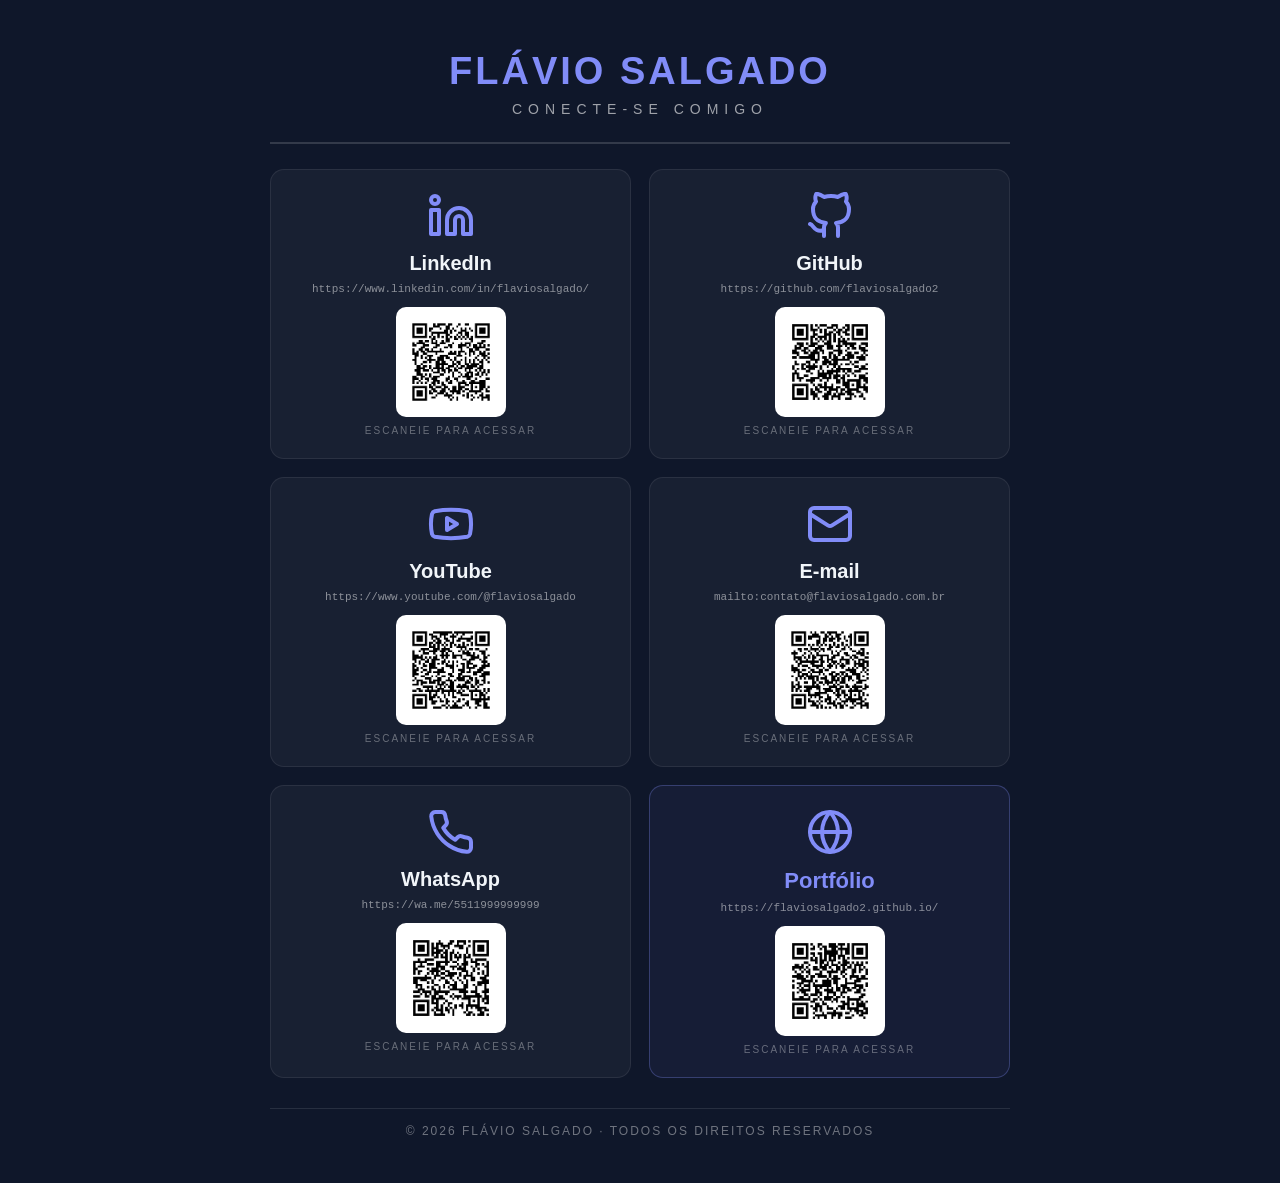
<file: pdf/contato.html>
<!DOCTYPE html>
<html lang="pt-BR">
<head>
<meta charset="UTF-8">
<style>
@page { size: A4; margin: 0; }
* { margin: 0; padding: 0; box-sizing: border-box; }
body {
    font-family: 'Helvetica Neue', Helvetica, Arial, sans-serif;
    background: #0f172a;
    color: #ffffff;
    padding: 30px;
}
.container { width: 100%; max-width: 740px; margin: 0 auto; }
.header {
    text-align: center; padding: 20px 0 25px 0;
    border-bottom: 2px solid rgba(255,255,255,0.15); margin-bottom: 25px;
}
.header h1 {
    font-size: 38px; font-weight: 700; letter-spacing: 3px; margin-bottom: 8px;
    color: #818cf8;
}
.header .subtitle {
    font-size: 14px; color: rgba(255,255,255,0.6); font-weight: 400;
    letter-spacing: 6px; text-transform: uppercase;
}
.grid {
    display: grid; grid-template-columns: 1fr 1fr; gap: 18px;
}
.card {
    background: rgba(255,255,255,0.04);
    border: 1px solid rgba(255,255,255,0.08);
    border-radius: 14px; padding: 22px 18px;
    text-align: center;
}
.card-icon {
    width: 48px; height: 48px; margin: 0 auto 12px auto;
    color: #818cf8; display: block;
}
.card-icon svg { width: 100%; height: 100%; }
.card-title { font-size: 20px; font-weight: 600; margin-bottom: 8px; color: #f1f5f9; }
.card-url {
    font-size: 11px; color: rgba(255,255,255,0.5); word-break: break-all;
    margin-bottom: 12px; font-family: 'Courier New', monospace;
}
.qr-code {
    width: 110px; height: 110px; margin: 0 auto;
    background: white; padding: 8px; border-radius: 10px;
}
.qr-code img { width: 100%; height: 100%; object-fit: contain; display: block; }
.scan-text {
    font-size: 10px; color: rgba(255,255,255,0.35); margin-top: 8px;
    text-transform: uppercase; letter-spacing: 2px;
}
.footer {
    text-align: center; margin-top: 30px; padding: 15px;
    border-top: 1px solid rgba(255,255,255,0.1);
}
.footer p { color: rgba(255,255,255,0.4); font-size: 12px; letter-spacing: 2px; }
.portfolio-card {
    border: 1px solid rgba(129,140,248,0.3);
    background: rgba(129,140,248,0.06);
}
.portfolio-card .card-title { color: #818cf8; font-size: 22px; }
.portfolio-card .card-icon { color: #818cf8; }
</style>
</head>
<body>
<div class="container">
<div class="header">
<h1>FLÁVIO SALGADO</h1>
<div class="subtitle">Conecte-se Comigo</div>
</div>
<div class="grid">
<div class="card">
<div class="card-icon"><svg xmlns="http://www.w3.org/2000/svg" width="48" height="48" viewBox="0 0 24 24" fill="none" stroke="currentColor" stroke-width="2" stroke-linecap="round" stroke-linejoin="round"><path d="M16 8a6 6 0 0 1 6 6v7h-4v-7a2 2 0 0 0-2-2 2 2 0 0 0-2 2v7h-4v-7a6 6 0 0 1 6-6z"/><rect x="2" y="9" width="4" height="12"/><circle cx="4" cy="4" r="2"/></svg></div>
<div class="card-title">LinkedIn</div>
<div class="card-url">https://www.linkedin.com/in/flaviosalgado/</div>
<div class="qr-code"><img src="[data-uri]" alt="QR Code LinkedIn"></div>
<div class="scan-text">Escaneie para acessar</div>
</div>
<div class="card">
<div class="card-icon"><svg xmlns="http://www.w3.org/2000/svg" width="48" height="48" viewBox="0 0 24 24" fill="none" stroke="currentColor" stroke-width="2" stroke-linecap="round" stroke-linejoin="round"><path d="M9 19c-5 1.5-5-2.5-7-3m14 6v-3.87a3.37 3.37 0 0 0-.94-2.61c3.14-.35 6.44-1.54 6.44-7A5.44 5.44 0 0 0 20 4.77 5.07 5.07 0 0 0 19.91 1S18.73.65 16 2.48a13.38 13.38 0 0 0-7 0C6.27.65 5.09 1 5.09 1A5.07 5.07 0 0 0 5 4.77a5.44 5.44 0 0 0-1.5 3.78c0 5.42 3.3 6.61 6.44 7A3.37 3.37 0 0 0 9 18.13V22"/></svg></div>
<div class="card-title">GitHub</div>
<div class="card-url">https://github.com/flaviosalgado2</div>
<div class="qr-code"><img src="[data-uri]" alt="QR Code GitHub"></div>
<div class="scan-text">Escaneie para acessar</div>
</div>
<div class="card">
<div class="card-icon"><svg xmlns="http://www.w3.org/2000/svg" width="48" height="48" viewBox="0 0 24 24" fill="none" stroke="currentColor" stroke-width="2" stroke-linecap="round" stroke-linejoin="round"><path d="M2.5 17a24.12 24.12 0 0 1 0-10 2 2 0 0 1 1.4-1.4 49.56 49.56 0 0 1 16.2 0A2 2 0 0 1 21.5 7a24.12 24.12 0 0 1 0 10 2 2 0 0 1-1.4 1.4 49.55 49.55 0 0 1-16.2 0A2 2 0 0 1 2.5 17"/><path d="m10 15 5-3-5-3z"/></svg></div>
<div class="card-title">YouTube</div>
<div class="card-url">https://www.youtube.com/@flaviosalgado</div>
<div class="qr-code"><img src="[data-uri]" alt="QR Code YouTube"></div>
<div class="scan-text">Escaneie para acessar</div>
</div>
<div class="card">
<div class="card-icon"><svg xmlns="http://www.w3.org/2000/svg" width="48" height="48" viewBox="0 0 24 24" fill="none" stroke="currentColor" stroke-width="2" stroke-linecap="round" stroke-linejoin="round"><rect width="20" height="16" x="2" y="4" rx="2"/><path d="m22 7-8.97 5.7a1.94 1.94 0 0 1-2.06 0L2 7"/></svg></div>
<div class="card-title">E-mail</div>
<div class="card-url">mailto:contato@flaviosalgado.com.br</div>
<div class="qr-code"><img src="[data-uri]" alt="QR Code E-mail"></div>
<div class="scan-text">Escaneie para acessar</div>
</div>
<div class="card">
<div class="card-icon"><svg xmlns="http://www.w3.org/2000/svg" width="48" height="48" viewBox="0 0 24 24" fill="none" stroke="currentColor" stroke-width="2" stroke-linecap="round" stroke-linejoin="round"><path d="M22 16.92v3a2 2 0 0 1-2.18 2 19.79 19.79 0 0 1-8.63-3.07 19.5 19.5 0 0 1-6-6 19.79 19.79 0 0 1-3.07-8.67A2 2 0 0 1 4.11 2h3a2 2 0 0 1 2 1.72 12.84 12.84 0 0 0 .7 2.81 2 2 0 0 1-.45 2.11L8.09 9.91a16 16 0 0 0 6 6l1.27-1.27a2 2 0 0 1 2.11-.45 12.84 12.84 0 0 0 2.81.7A2 2 0 0 1 22 16.92z"/></svg></div>
<div class="card-title">WhatsApp</div>
<div class="card-url">https://wa.me/5511999999999</div>
<div class="qr-code"><img src="[data-uri]" alt="QR Code WhatsApp"></div>
<div class="scan-text">Escaneie para acessar</div>
</div>
<div class="card portfolio-card">
<div class="card-icon"><svg xmlns="http://www.w3.org/2000/svg" width="48" height="48" viewBox="0 0 24 24" fill="none" stroke="currentColor" stroke-width="2" stroke-linecap="round" stroke-linejoin="round"><circle cx="12" cy="12" r="10"/><line x1="2" x2="22" y1="12" y2="12"/><path d="M12 2a15.3 15.3 0 0 1 4 10 15.3 15.3 0 0 1-4 10 15.3 15.3 0 0 1-4-10 15.3 15.3 0 0 1 4-10z"/></svg></div>
<div class="card-title">Portfólio</div>
<div class="card-url">https://flaviosalgado2.github.io/</div>
<div class="qr-code"><img src="[data-uri]" alt="QR Code Portfólio"></div>
<div class="scan-text">Escaneie para acessar</div>
</div>
</div>
<div class="footer"><p>© 2026 FLÁVIO SALGADO · TODOS OS DIREITOS RESERVADOS</p></div>
</div>
</body>
</html>
</file>
